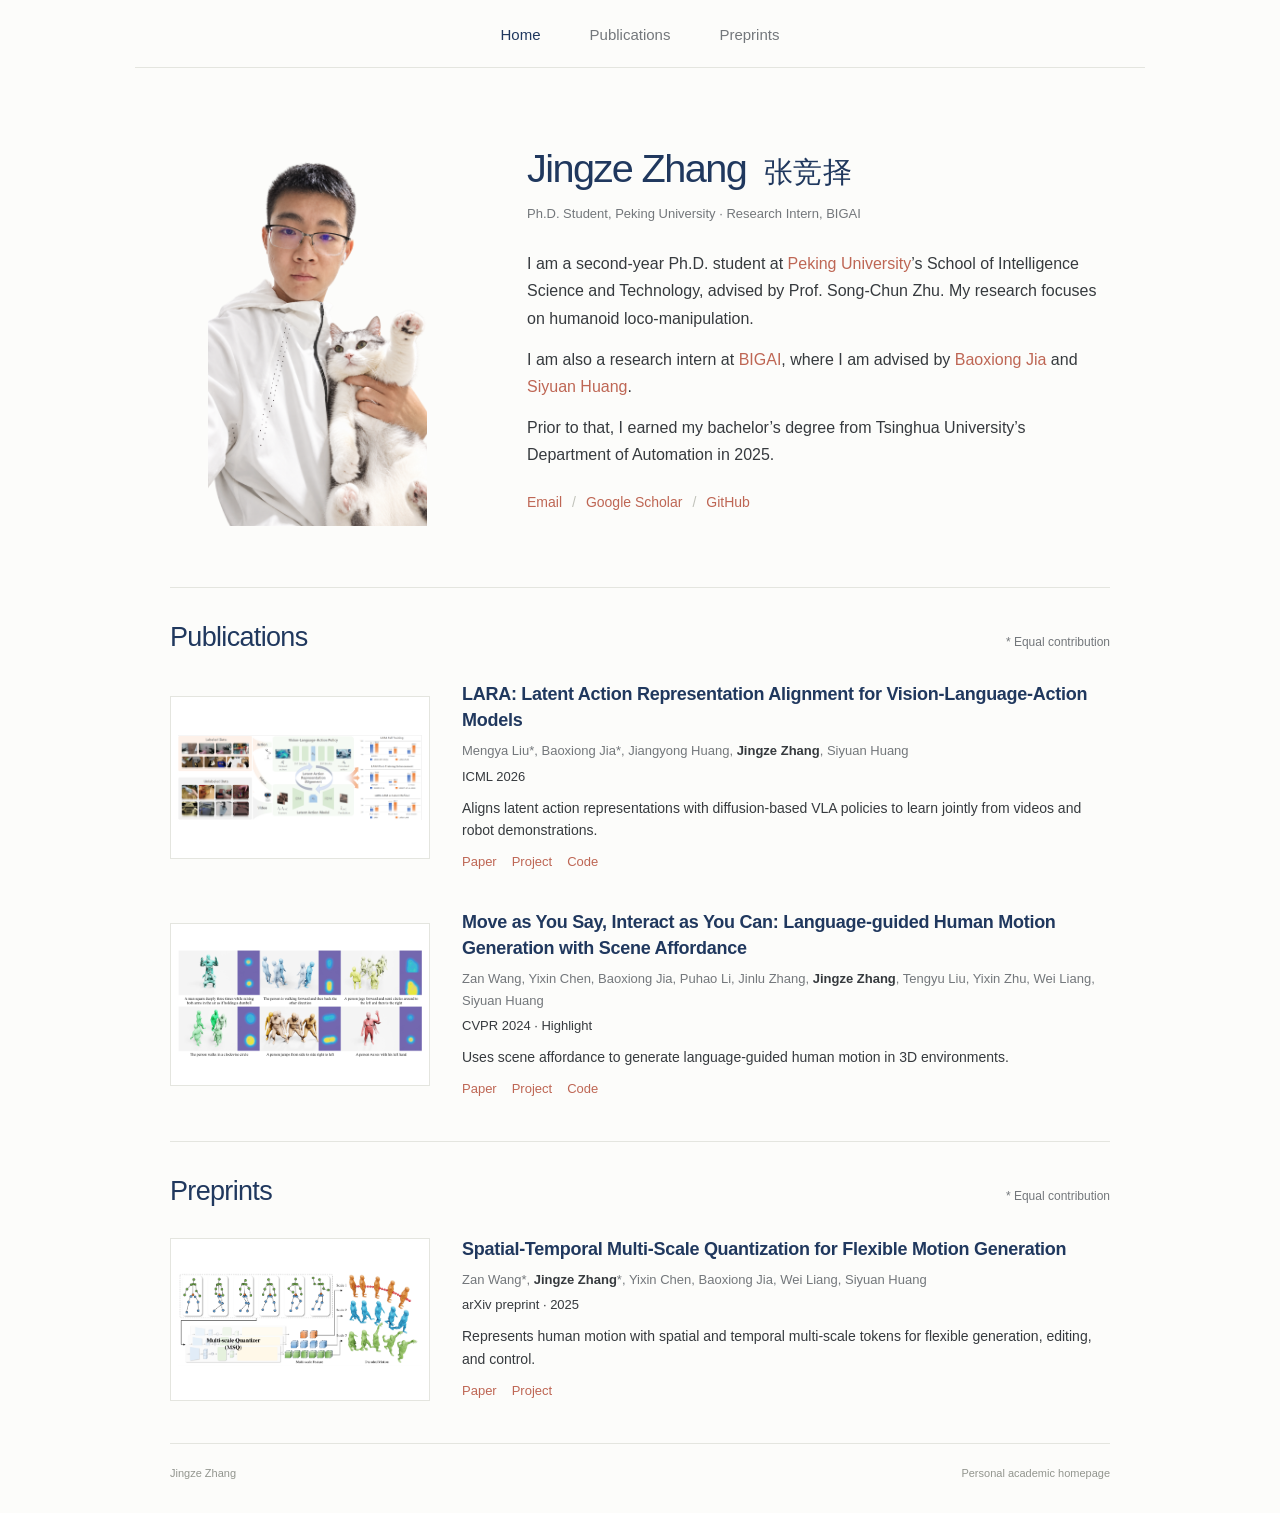
<file: index.html>
<!doctype html>
<html lang="en">
  <head>
    <meta charset="UTF-8">
    <meta name="viewport" content="width=device-width, initial-scale=1">
    <meta name="description" content="Jingze Zhang (张竞择), Ph.D. student at Peking University and research intern at BIGAI, working on humanoid loco-manipulation.">
    <meta name="theme-color" content="#fcfcfa">
    <title>Jingze Zhang | Publications &amp; Preprints</title>
    <link rel="icon" href="assets/favicon.svg" type="image/svg+xml">
    <link rel="stylesheet" href="styles.css">
    <script defer src="content.js"></script>
    <script defer src="site.js"></script>
  </head>
  <body>
    <a class="skip-link" href="#home">Skip to content</a>
    <header class="site-header">
      <nav aria-label="Main navigation">
        <a href="#home" aria-current="location">Home</a>
        <a id="publications-nav" href="#publications">Publications</a>
        <a id="preprints-nav" href="#preprints" hidden>Preprints</a>
        <a id="updates-nav" href="#updates" hidden>Updates</a>
      </nav>
    </header>
    <main>
      <section id="home" class="profile" aria-labelledby="profile-name">
        <div class="portrait-area">
          <div id="portrait" class="portrait-placeholder" role="img" aria-label="Portrait placeholder">
            <span class="portrait-outline" aria-hidden="true"></span>
            <span class="portrait-label">Your photo</span>
          </div>
        </div>
        <div class="profile-copy">
          <h1 id="profile-name"><span id="name">Jingze Zhang</span> <span id="chinese-name" lang="zh">张竞择</span></h1>
          <p id="role" class="profile-role"></p>
          <div id="introduction" class="introduction"></div>
          <div id="profile-links" class="profile-links" aria-label="Profile links"></div>
        </div>
      </section>
      <section id="publications" class="research-section" aria-labelledby="publications-heading">
        <div class="section-heading">
          <h2 id="publications-heading">Publications</h2>
          <span id="publications-contribution-note" class="section-note" hidden>* Equal contribution</span>
        </div>
        <div id="publications-list" class="research-list"></div>
      </section>
      <section id="preprints" class="research-section" aria-labelledby="preprints-heading" hidden>
        <div class="section-heading">
          <h2 id="preprints-heading">Preprints</h2>
          <span id="preprints-contribution-note" class="section-note" hidden>* Equal contribution</span>
        </div>
        <div id="preprints-list" class="research-list"></div>
      </section>
      <section id="updates" class="updates-section" aria-labelledby="updates-heading" hidden>
        <div class="section-heading"><h2 id="updates-heading">Updates</h2></div>
        <ul id="updates-list" class="updates-list"></ul>
      </section>
    </main>
    <footer><span id="footer-name">Jingze Zhang</span><span>Personal academic homepage</span></footer>
    <noscript><p class="noscript-note">Please enable JavaScript to view the profile and papers.</p></noscript>
  </body>
</html>
</file>
<file: styles.css>
:root {
  --paper: #fcfcfa;
  --ink: #363a3e;
  --navy: #20385e;
  --muted: #73777b;
  --accent: #be6654;
  --line: #e4e5df;
  --body-font: "Avenir Next", Avenir, "Segoe UI", sans-serif;
}
* { box-sizing: border-box; }
[hidden] { display: none !important; }
html { scroll-behavior: smooth; scroll-padding-top: 90px; }
body { margin: 0; background: var(--paper); color: var(--ink); font: 16px/1.7 var(--body-font); -webkit-font-smoothing: antialiased; }
a { color: var(--accent); text-decoration: none; text-underline-offset: 4px; }
a:hover { text-decoration: underline; }
a:focus-visible { outline: 2px solid var(--accent); outline-offset: 5px; border-radius: 1px; }
.skip-link { position: fixed; top: -100px; left: 16px; z-index: 10; padding: 8px 15px; background: white; }
.skip-link:focus { top: 10px; }
.site-header { max-width: 1010px; margin: 0 auto; border-bottom: 1px solid var(--line); }
nav { display: flex; justify-content: center; gap: 49px; padding: 22px 20px 19px; }
nav a { color: var(--muted); font-size: 15px; }
nav a[aria-current] { color: var(--navy); }
main, footer { width: min(940px, calc(100% - 64px)); margin: 0 auto; }
.profile { display: grid; grid-template-columns: 295px minmax(0, 1fr); gap: 62px; padding: 65px 0 61px; align-items: center; }
.portrait-area { align-self: start; padding-top: 3px; }
.portrait-placeholder { display: grid; place-items: center; position: relative; width: 100%; height: 308px; background: #edece6; overflow: hidden; }
.portrait-placeholder::after { content: ""; position: absolute; inset: 18px; border: 1px solid #d6d5cb; }
.portrait-outline { position: absolute; top: 76px; width: 73px; height: 86px; border: 1.5px solid #b8bbb3; border-radius: 48% 48% 46% 46%; }
.portrait-outline::after { content: ""; position: absolute; width: 159px; height: 87px; border: 1.5px solid #b8bbb3; border-bottom: 0; border-radius: 100px 100px 0 0; top: 96px; left: -44px; }
.portrait-label { position: absolute; bottom: 39px; font-size: 12px; letter-spacing: .08em; color: #8b8f87; background: #edece6; padding: 0 10px; }
.portrait-image { width: 100%; height: 390px; object-fit: contain; display: block; }
h1 { font-size: clamp(31px, 3.1vw, 41px); font-weight: 500; line-height: 1.22; letter-spacing: -.04em; color: var(--navy); margin: 0 0 11px; }
#chinese-name { font-size: .73em; font-weight: 400; letter-spacing: .03em; padding-left: 8px; white-space: nowrap; }
.profile-role { color: var(--muted); font-size: 13px; margin: 0 0 25px; }
.introduction p { margin: 0 0 14px; }
.introduction p:last-child { margin-bottom: 0; }
.profile-links { display: flex; flex-wrap: wrap; column-gap: 10px; row-gap: 4px; margin-top: 22px; font-size: 14px; }
.profile-links .separator { color: #c0c2ba; }
.pending-link { color: var(--muted); }
section { scroll-margin-top: 25px; }
.research-section, .updates-section { border-top: 1px solid var(--line); padding-top: 33px; }
.section-heading { display: flex; align-items: baseline; justify-content: space-between; gap: 20px; margin-bottom: 27px; }
h2 { color: var(--navy); font-size: 27px; line-height: 1.25; letter-spacing: -.025em; font-weight: 500; margin: 0; }
.section-note { color: var(--muted); font-size: 12px; }
.research-list { display: grid; gap: 35px; padding-bottom: 41px; }
.research-item { display: grid; grid-template-columns: 260px minmax(0, 1fr); gap: 32px; align-items: center; }
.research-image { width: 100%; height: auto; aspect-ratio: 16 / 10; object-fit: contain; display: block; background: #fff; border: 1px solid var(--line); padding: 7px; }
.research-copy h3 { font-weight: 600; color: var(--navy); font-size: 18px; letter-spacing: -.015em; line-height: 1.45; margin: 0 0 7px; }
.research-copy h3 a { color: inherit; }
.authors { font-size: 13px; margin: 0 0 3px; color: var(--muted); }
.authors strong { font-weight: 600; color: var(--ink); }
.venue { font-size: 13px; margin: 0 0 9px; }
.project-description { font-size: 14px; line-height: 1.6; margin: 0; }
.project-links { display: flex; flex-wrap: wrap; gap: 15px; margin-top: 10px; font-size: 13px; }
.placeholder-note { font-size: 11px; color: #8b8f87; margin-top: 9px; }
.updates-section { padding-bottom: 45px; }
.updates-section .section-heading { margin-bottom: 20px; }
.updates-list { list-style: none; padding: 0; margin: 0; display: grid; gap: 10px; }
.update { display: grid; grid-template-columns: 88px minmax(0, 1fr); gap: 15px; font-size: 14px; }
.update-date { color: var(--muted); font-size: 12px; padding-top: 2px; font-variant-numeric: tabular-nums; }
footer { border-top: 1px solid var(--line); display: flex; justify-content: space-between; gap: 20px; color: #92958e; font-size: 11px; padding: 20px 0 30px; }
.noscript-note { text-align: center; padding: 20px; }
@media (max-width: 760px) {
  main, footer { width: min(600px, calc(100% - 40px)); }
  .site-header { margin: 0 20px; }
  .profile { grid-template-columns: 200px minmax(0, 1fr); gap: 28px; padding: 40px 0; }
  .portrait-placeholder { height: 255px; }
  .portrait-image { height: 330px; }
  .portrait-outline { top: 49px; }
  h1 { font-size: 30px; }
  #chinese-name { display: block; padding: 8px 0 0; }
  .introduction { font-size: 14px; }
  .profile-role { margin-bottom: 17px; }
  .research-item { grid-template-columns: 190px minmax(0, 1fr); gap: 22px; }
  .section-note { font-size: 11px; }
}
@media (max-width: 540px) {
  nav { gap: 36px; padding: 18px 0 16px; }
  .profile { display: flex; flex-direction: column; align-items: stretch; gap: 27px; padding: 32px 0 36px; }
  .portrait-area { width: 176px; }
  .portrait-placeholder { height: 185px; }
  .portrait-image { height: 250px; }
  .portrait-placeholder::after { inset: 12px; }
  .portrait-outline { top: 28px; width: 46px; height: 54px; }
  .portrait-outline::after { width: 102px; height: 58px; top: 62px; left: -29px; }
  .portrait-label { bottom: 20px; font-size: 10px; }
  h1 { font-size: 33px; }
  #chinese-name { display: inline; padding: 0 0 0 8px; font-size: .62em; }
  .introduction { font-size: 15px; }
  h2 { font-size: 25px; }
  .research-item { grid-template-columns: 1fr; gap: 17px; }
  .research-image { aspect-ratio: 16 / 9; }
  .research-list { gap: 33px; padding-bottom: 34px; }
  .update { grid-template-columns: 72px minmax(0, 1fr); gap: 10px; }
  footer { font-size: 10px; }
}
@media (prefers-reduced-motion: reduce) { html { scroll-behavior: auto; } }
</file>
